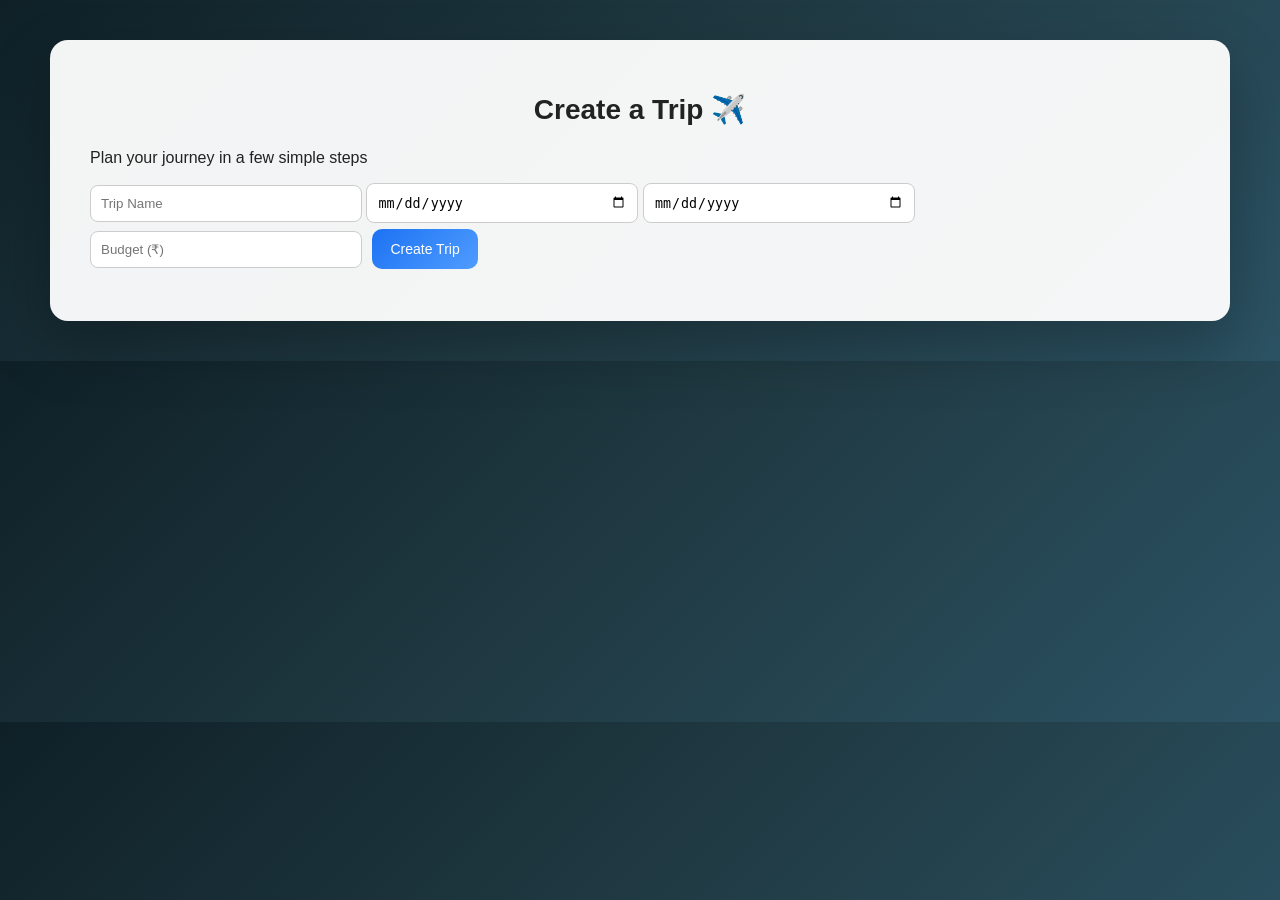
<file: frontend/index.html>
<!DOCTYPE html>
<html lang="en">
<head>
    <meta charset="UTF-8">
    <title>Create Trip | GlobeTrotter Lite</title>

    <!-- CSS -->
    <link rel="stylesheet" href="css/style.css">
</head>
<body>

    <div class="container">

        <h2>Create a Trip ✈️</h2>
        <p>Plan your journey in a few simple steps</p>

        <!-- Trip Creation Form -->
        <form id="tripForm">

            <input
                type="text"
                id="name"
                placeholder="Trip Name"
                required
            >

            <input
                type="date"
                id="start"
                required
            >

            <input
                type="date"
                id="end"
                required
            >

            <input
                type="number"
                id="budget"
                placeholder="Budget (₹)"
                required
            >

            <button type="submit">
                Create Trip
            </button>

        </form>

        <!-- Status message -->
        <p id="message"></p>

    </div>

    <!-- JavaScript -->
    <script src="js/app.js"></script>

</body>
</html>
</file>
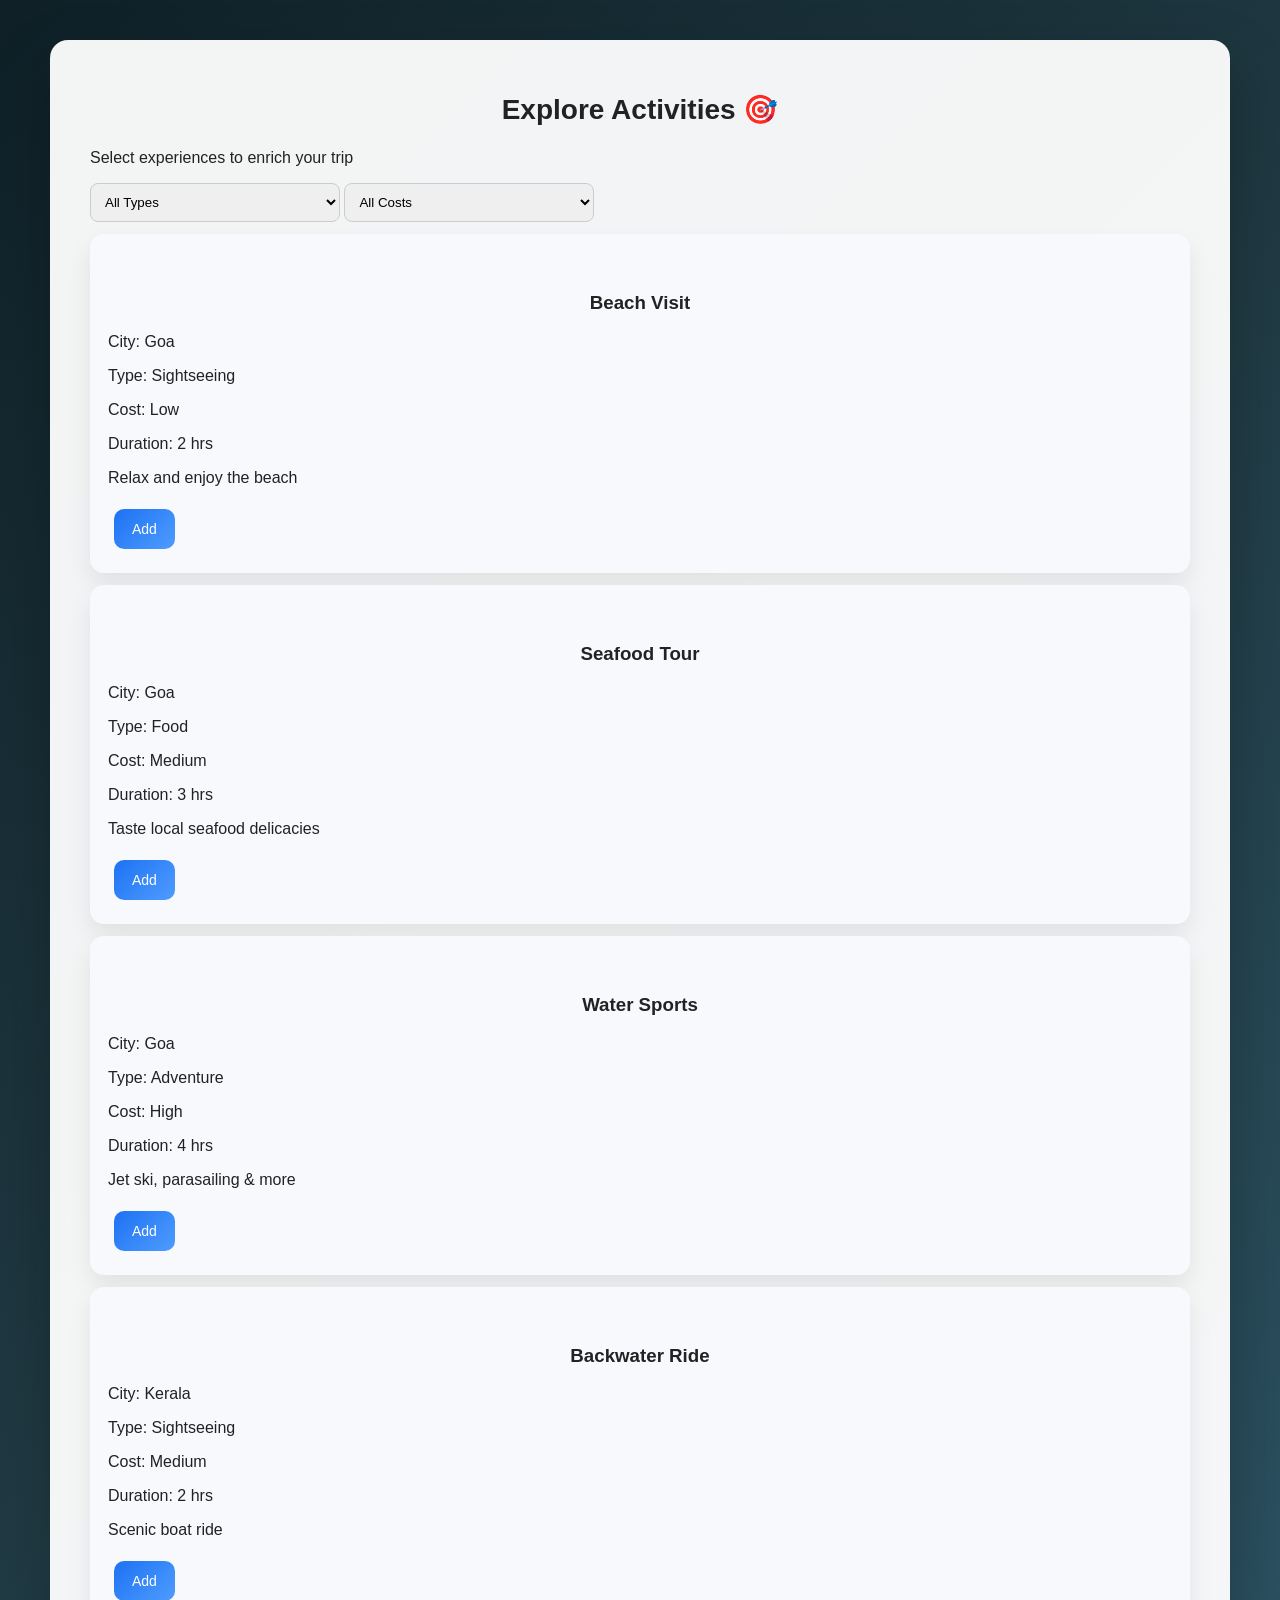
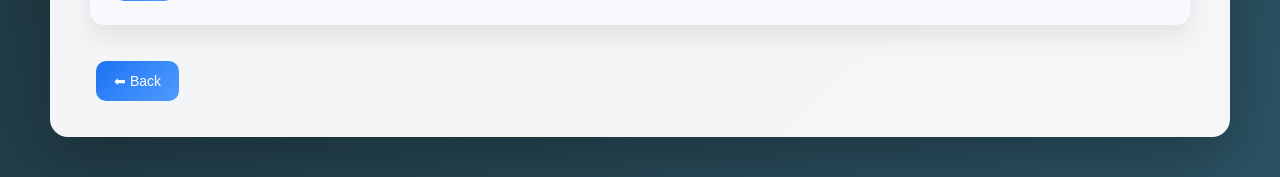
<file: frontend/activity_search.html>
<!DOCTYPE html>
<html lang="en">
<head>
    <meta charset="UTF-8">
    <title>Activity Search | GlobeTrotter Lite</title>
    <link rel="stylesheet" href="css/style.css">
</head>
<body>

<div class="container">

    <h2>Explore Activities 🎯</h2>
    <p>Select experiences to enrich your trip</p>

    <!-- Filters -->
    <select id="typeFilter" onchange="filterActivities()">
        <option value="">All Types</option>
        <option value="Sightseeing">Sightseeing</option>
        <option value="Food">Food</option>
        <option value="Adventure">Adventure</option>
    </select>

    <select id="costFilter" onchange="filterActivities()">
        <option value="">All Costs</option>
        <option value="Low">Low</option>
        <option value="Medium">Medium</option>
        <option value="High">High</option>
    </select>

    <div id="activityList"></div>

    <br>
    <button onclick="goBack()">⬅ Back</button>

</div>

<script src="js/activity.js"></script>
</body>
</html>
</file>
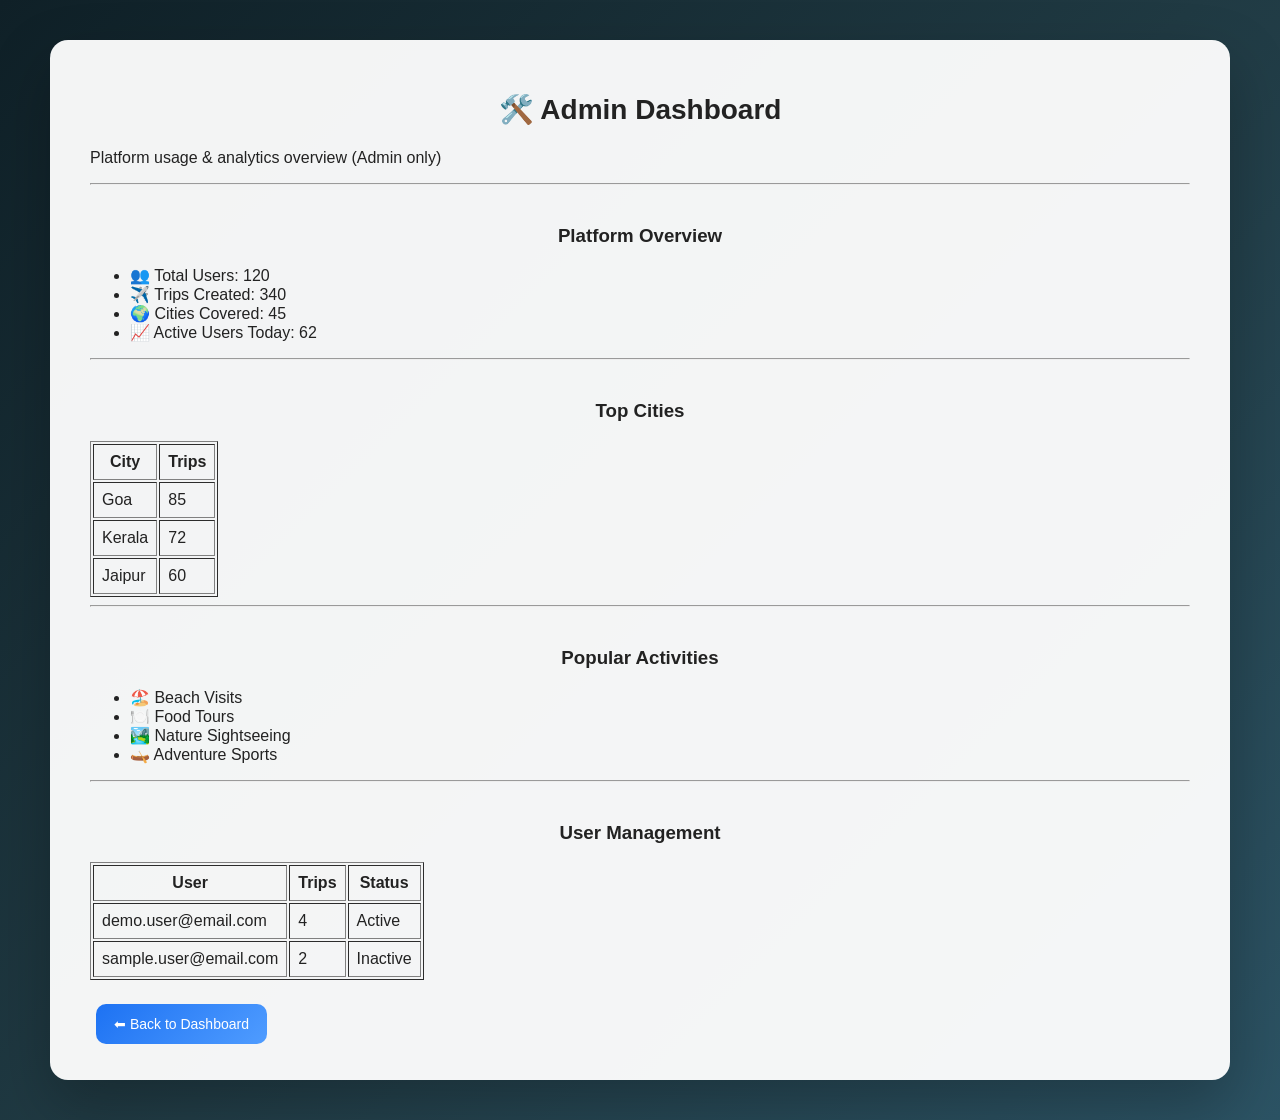
<file: frontend/admin.html>
<!DOCTYPE html>
<html lang="en">
<head>
    <meta charset="UTF-8">
    <title>Admin Dashboard | GlobeTrotter Lite</title>
    <link rel="stylesheet" href="css/style.css">
</head>
<body>

<div class="container">

    <h2>🛠️ Admin Dashboard</h2>
    <p>Platform usage & analytics overview (Admin only)</p>

    <hr>

    <!-- Platform Stats -->
    <h3>Platform Overview</h3>
    <ul>
        <li>👥 Total Users: 120</li>
        <li>✈️ Trips Created: 340</li>
        <li>🌍 Cities Covered: 45</li>
        <li>📈 Active Users Today: 62</li>
    </ul>

    <hr>

    <!-- Popular Cities -->
    <h3>Top Cities</h3>
    <table border="1" cellpadding="8">
        <tr>
            <th>City</th>
            <th>Trips</th>
        </tr>
        <tr>
            <td>Goa</td>
            <td>85</td>
        </tr>
        <tr>
            <td>Kerala</td>
            <td>72</td>
        </tr>
        <tr>
            <td>Jaipur</td>
            <td>60</td>
        </tr>
    </table>

    <hr>

    <!-- Popular Activities -->
    <h3>Popular Activities</h3>
    <ul>
        <li>🏖️ Beach Visits</li>
        <li>🍽️ Food Tours</li>
        <li>🏞️ Nature Sightseeing</li>
        <li>🛶 Adventure Sports</li>
    </ul>

    <hr>

    <!-- User Management (Conceptual) -->
    <h3>User Management</h3>
    <table border="1" cellpadding="8">
        <tr>
            <th>User</th>
            <th>Trips</th>
            <th>Status</th>
        </tr>
        <tr>
            <td>demo.user@email.com</td>
            <td>4</td>
            <td>Active</td>
        </tr>
        <tr>
            <td>sample.user@email.com</td>
            <td>2</td>
            <td>Inactive</td>
        </tr>
    </table>

    <br>

    <button onclick="goBack()">⬅ Back to Dashboard</button>

</div>

<script>
    function goBack() {
        window.location.href = "dashboard.html";
    }
</script>

</body>
</html>
</file>
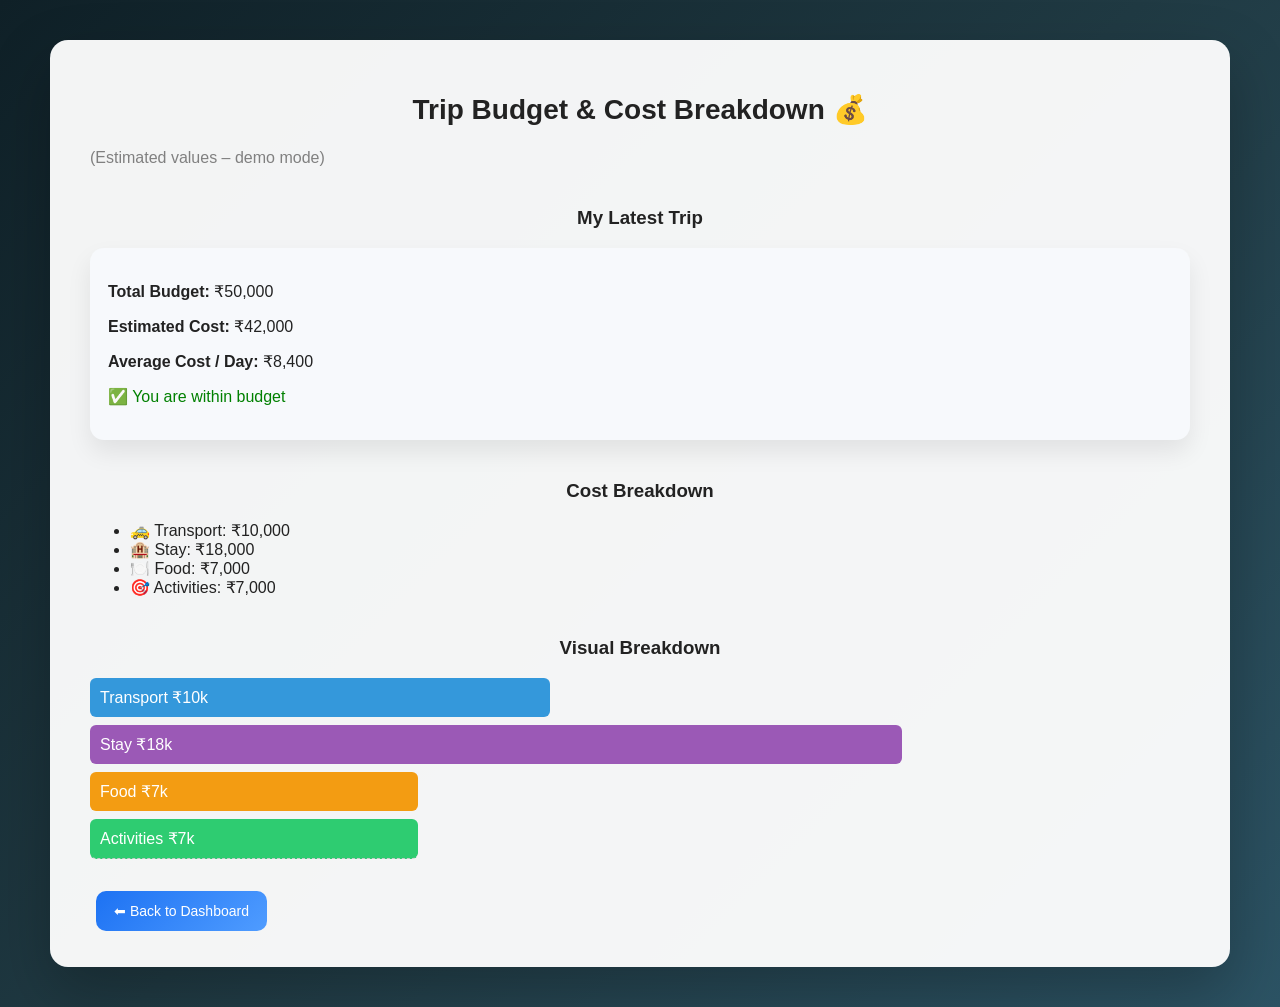
<file: frontend/budget.html>
<!DOCTYPE html>
<html lang="en">
<head>
    <meta charset="UTF-8">
    <title>Trip Budget | GlobeTrotter Lite</title>
    <link rel="stylesheet" href="css/style.css">
</head>
<body>

<div class="container">

    <h2>Trip Budget & Cost Breakdown 💰</h2>
    <p style="color: gray;">(Estimated values – demo mode)</p>

    <h3 id="tripName">My Latest Trip</h3>

    <!-- Summary -->
    <div class="card">
        <p><b>Total Budget:</b> ₹50,000</p>
        <p><b>Estimated Cost:</b> ₹42,000</p>
        <p><b>Average Cost / Day:</b> ₹8,400</p>
        <p id="alert"></p>
    </div>

    <!-- Breakdown -->
    <h3>Cost Breakdown</h3>
    <ul>
        <li>🚕 Transport: ₹10,000</li>
        <li>🏨 Stay: ₹18,000</li>
        <li>🍽️ Food: ₹7,000</li>
        <li>🎯 Activities: ₹7,000</li>
    </ul>

    <!-- Visual Bars -->
    <h3>Visual Breakdown</h3>
    <div class="bar transport">Transport ₹10k</div>
    <div class="bar stay">Stay ₹18k</div>
    <div class="bar food">Food ₹7k</div>
    <div class="bar activity">Activities ₹7k</div>

    <br>

    <button onclick="goBack()">⬅ Back to Dashboard</button>

</div>

<script>
    // Simple smart alert logic (AI-like)
    const totalBudget = 50000;
    const estimatedCost = 42000;

    const alertBox = document.getElementById("alert");

    if (estimatedCost > totalBudget) {
        alertBox.innerHTML = "⚠️ You are over budget!";
        alertBox.style.color = "red";
    } else {
        alertBox.innerHTML = "✅ You are within budget";
        alertBox.style.color = "green";
    }

    function goBack() {
        window.location.href = "dashboard.html";
    }
</script>

</body>
</html>
</file>
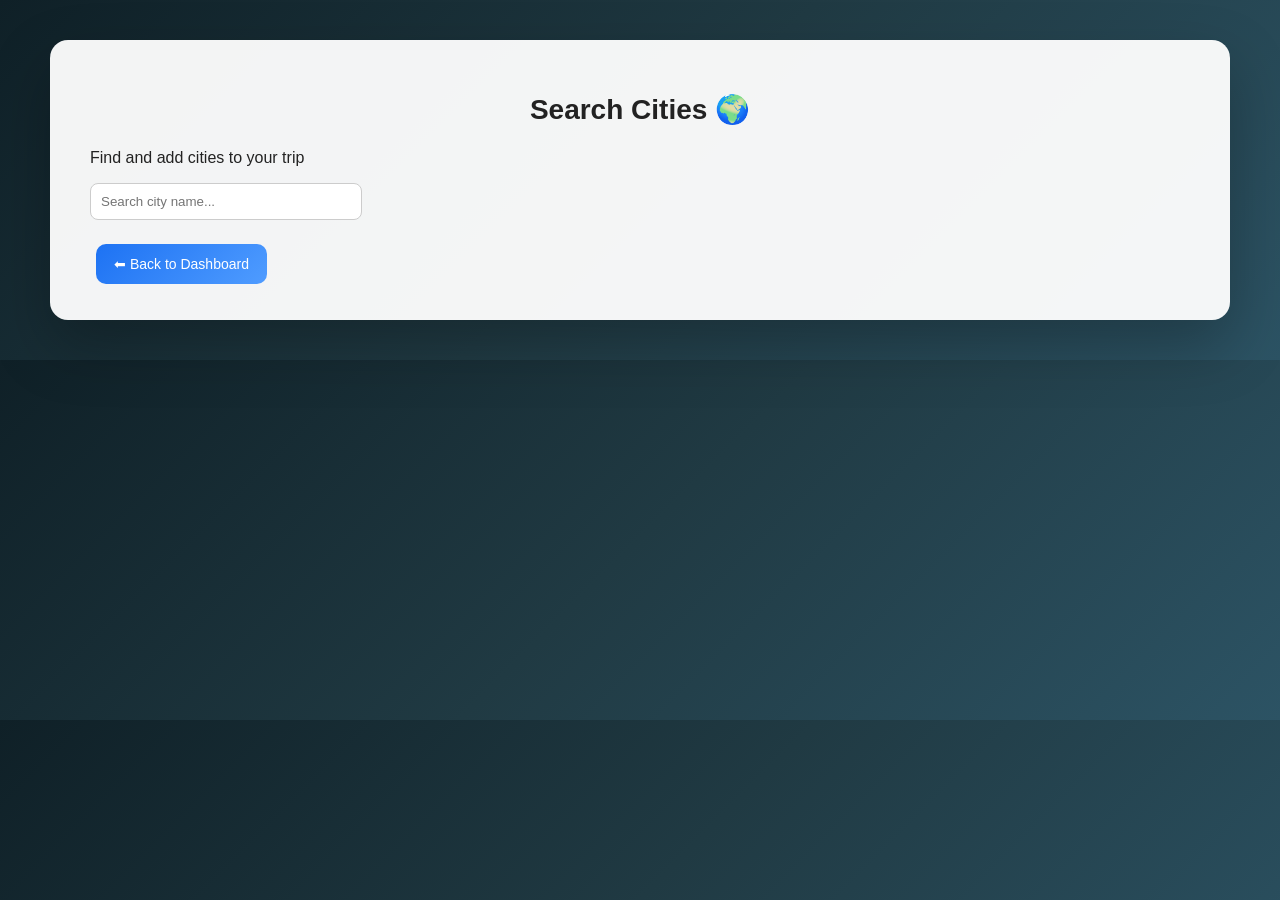
<file: frontend/city_search.html>
<!DOCTYPE html>
<html lang="en">
<head>
    <meta charset="UTF-8">
    <title>City Search | GlobeTrotter Lite</title>
    <link rel="stylesheet" href="css/style.css">
</head>
<body>

<div class="container">

    <h2>Search Cities 🌍</h2>
    <p>Find and add cities to your trip</p>

    <input
        type="text"
        id="searchInput"
        placeholder="Search city name..."
        onkeyup="searchCity()"
    >

    <div id="cityList"></div>

    <br>
    <button onclick="goBack()">⬅ Back to Dashboard</button>

</div>

<script src="js/city.js"></script>

</body>
</html>
</file>
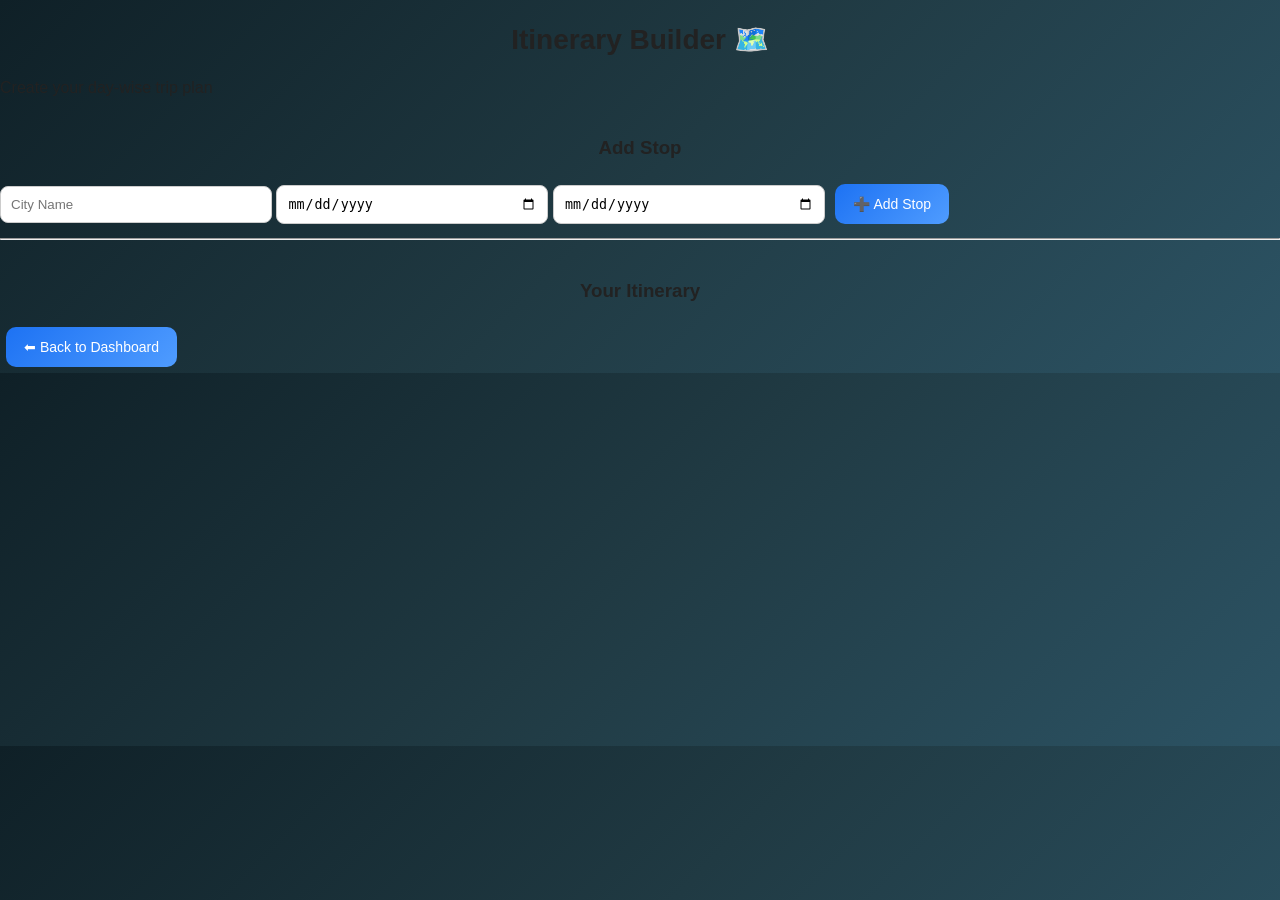
<file: frontend/itinerary.html>
<!DOCTYPE html>
<html>
<head>
    <title>Itinerary Builder | GlobeTrotter Lite</title>
    <link rel="stylesheet" href="css/style.css">
</head>
<body>

<h2>Itinerary Builder 🗺️</h2>
<p>Create your day-wise trip plan</p>

<!-- Add Stop -->
<h3>Add Stop</h3>
<input type="text" id="city" placeholder="City Name">
<input type="date" id="fromDate">
<input type="date" id="toDate">
<button onclick="addStop()">➕ Add Stop</button>

<hr>

<!-- Stops List -->
<h3>Your Itinerary</h3>
<div id="stops"></div>

<button onclick="goBack()">⬅ Back to Dashboard</button>

<script src="js/itinerary.js"></script>
</body>
</html>
</file>
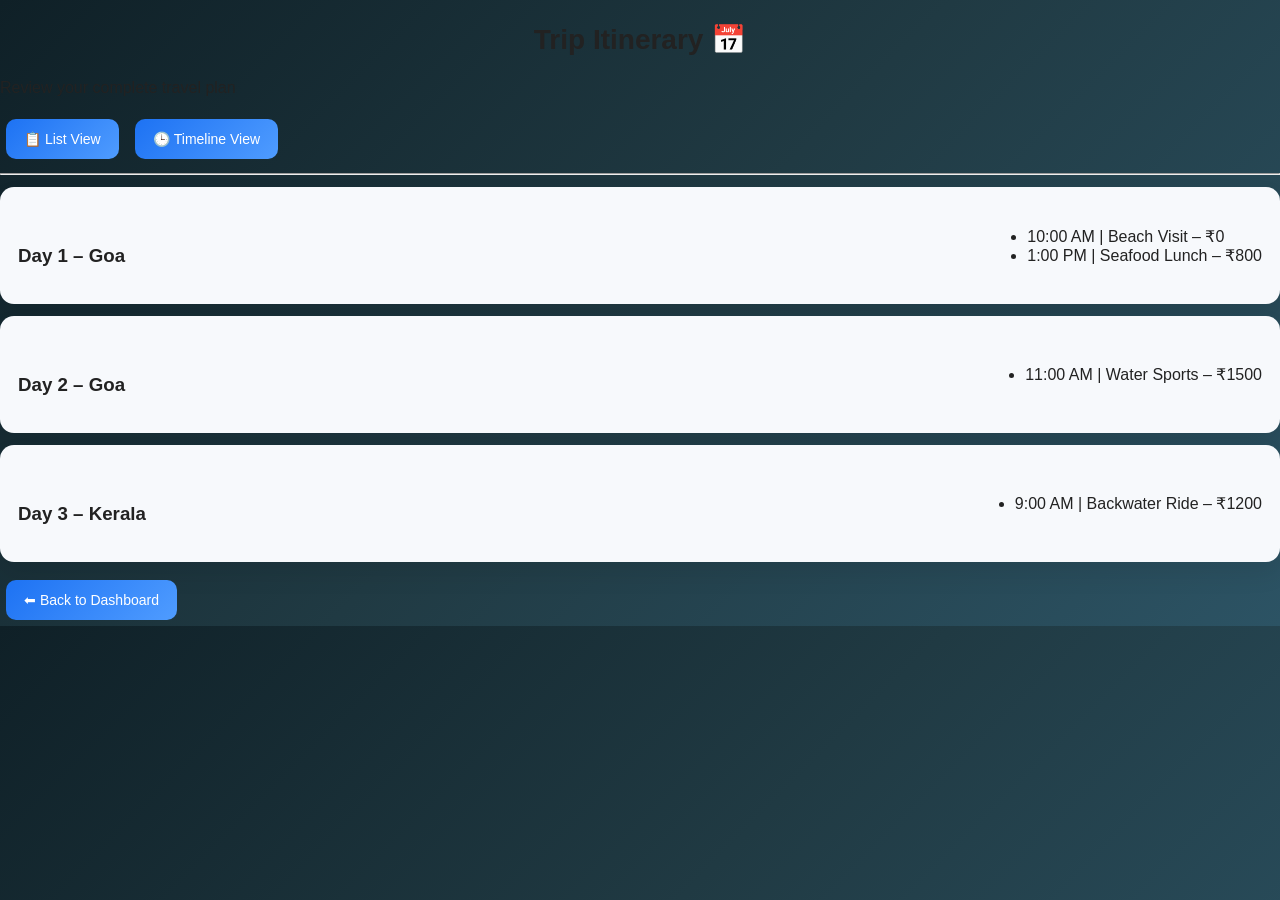
<file: frontend/itinerary_view.html>
<!DOCTYPE html>
<html>
<head>
    <title>Itinerary View | GlobeTrotter Lite</title>
    <link rel="stylesheet" href="css/style.css">
</head>
<body>

<h2>Trip Itinerary 📅</h2>
<p>Review your complete travel plan</p>

<!-- View Toggle -->
<button onclick="showList()">📋 List View</button>
<button onclick="showTimeline()">🕒 Timeline View</button>

<hr>

<div id="itinerary"></div>

<button onclick="goBack()">⬅ Back to Dashboard</button>

<script src="js/itinerary_view.js"></script>
</body>
</html>
</file>
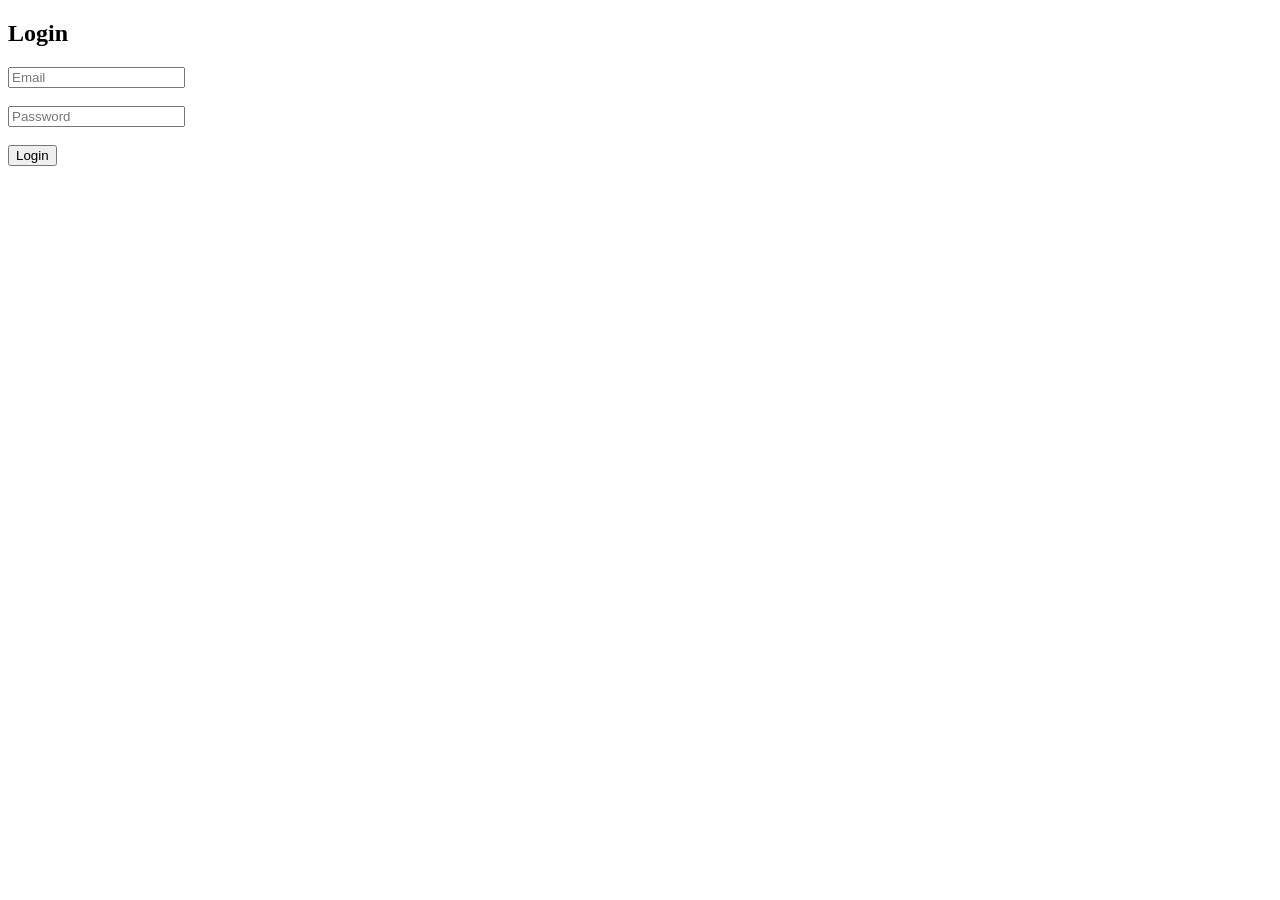
<file: frontend/login.html>
<!DOCTYPE html>
<html>
<head>
    <title>Login</title>
</head>
<body>

<h2>Login</h2>

<input type="email" id="email" placeholder="Email"><br><br>
<input type="password" id="password" placeholder="Password"><br><br>
<button onclick="login()">Login</button>

<p id="msg"></p>

<script>
async function login() {
    const res = await fetch("http://127.0.0.1:5000/login", {
        method: "POST",
        headers: {"Content-Type": "application/json"},
        body: JSON.stringify({
            email: email.value,
            password: password.value
        })
    });

    const data = await res.json();
    msg.innerText = data.message;

    if (res.ok) {
        window.location.href = "index.html";
    }
}
</script>

</body>
</html>
</file>
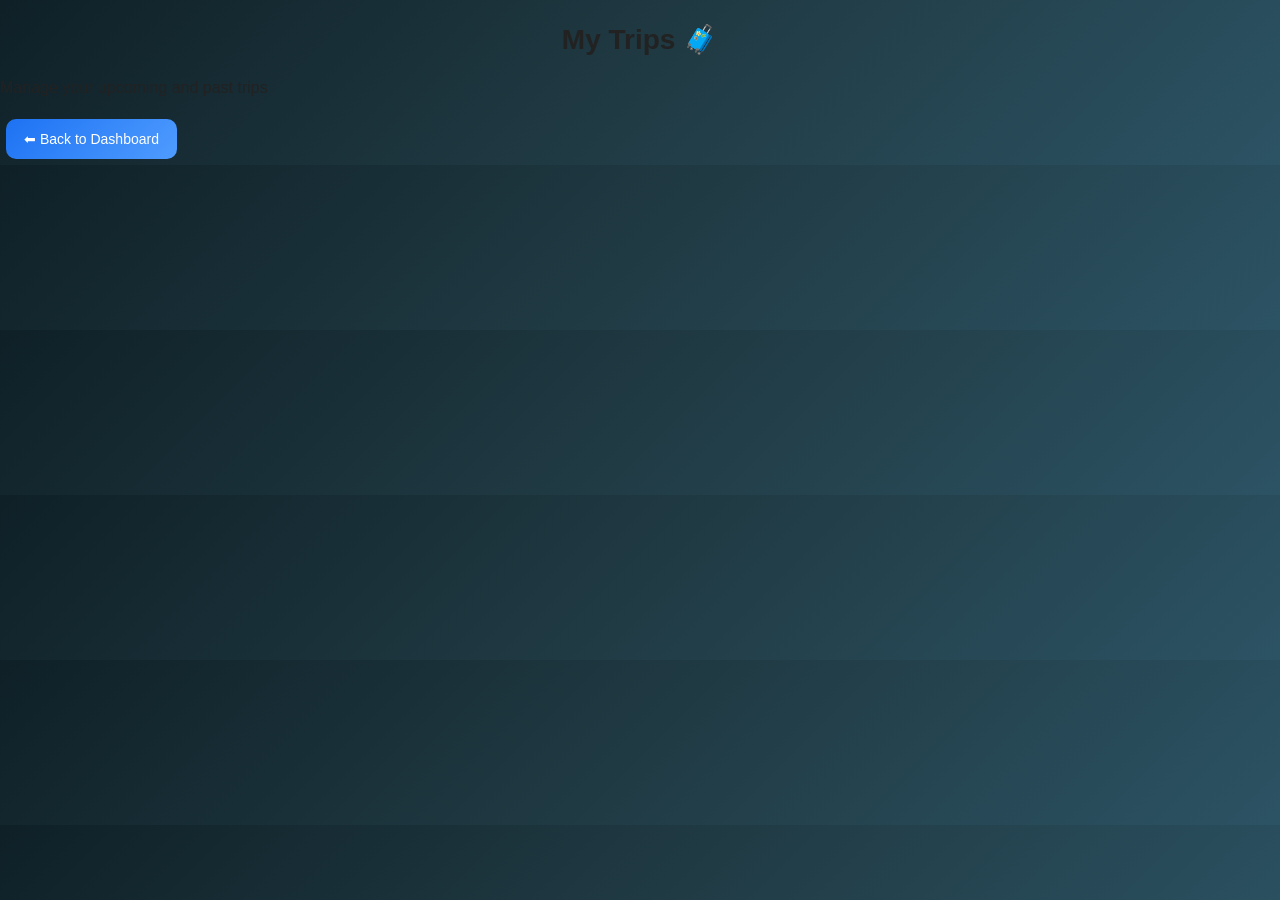
<file: frontend/mytrips.html>
<!DOCTYPE html>
<html>
<head>
    <title>My Trips | GlobeTrotter Lite</title>
    <link rel="stylesheet" href="css/style.css">
</head>
<body>

<h2>My Trips 🧳</h2>
<p>Manage your upcoming and past trips</p>

<div id="tripContainer"></div>

<button onclick="goToDashboard()">⬅ Back to Dashboard</button>

<script src="js/mytrips.js"></script>
</body>
</html>
</file>
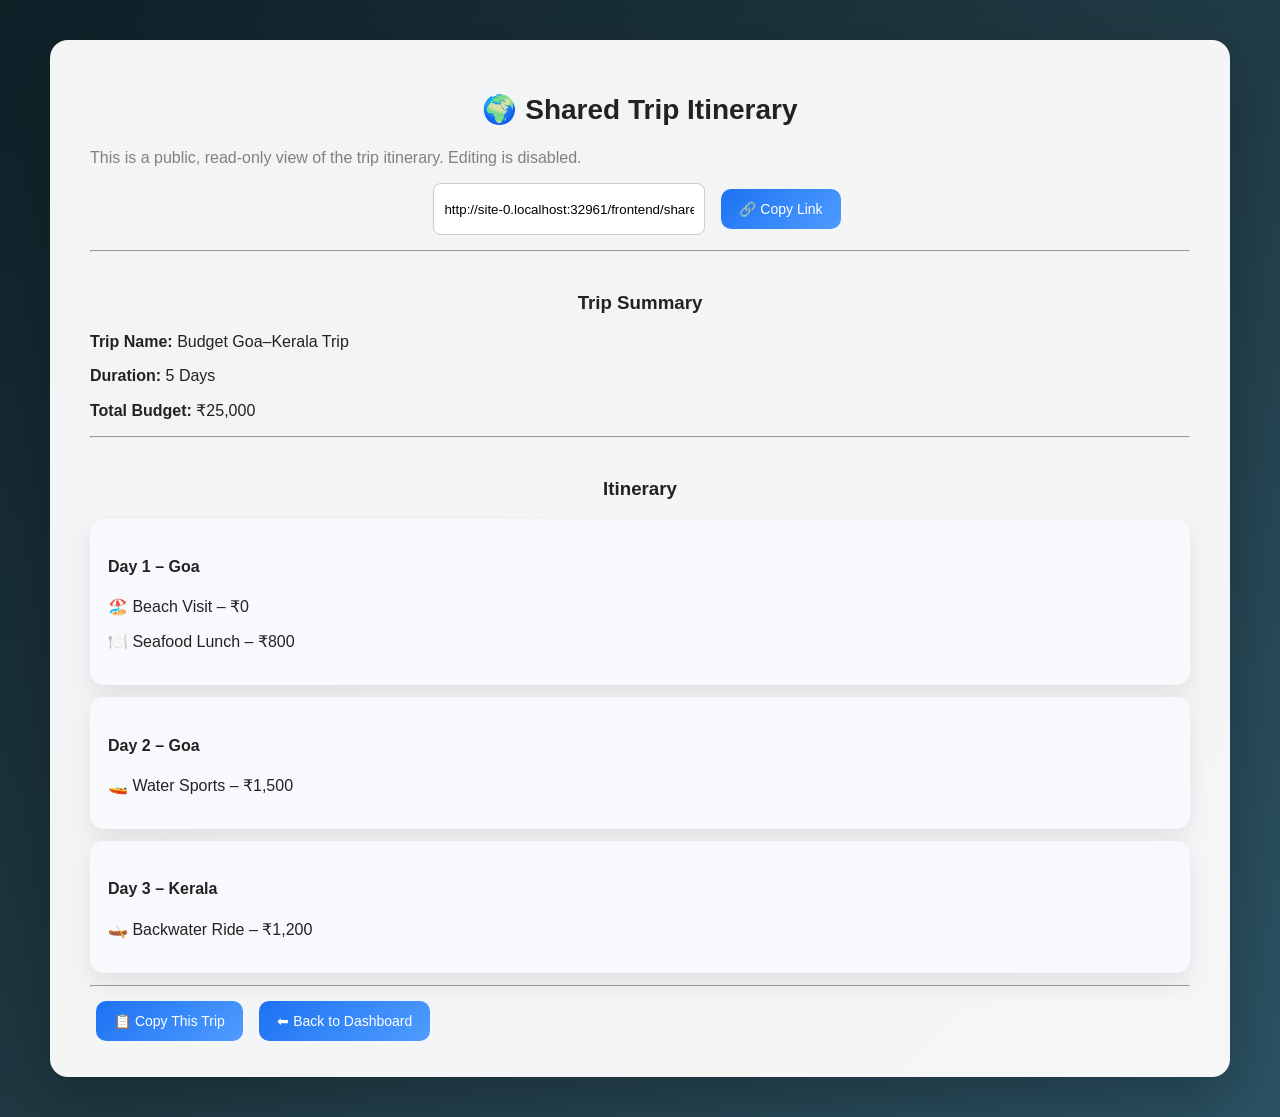
<file: frontend/shared_itinerary.html>
<!DOCTYPE html>
<html lang="en">
<head>
    <meta charset="UTF-8">
    <title>Shared Trip | GlobeTrotter Lite</title>
    <link rel="stylesheet" href="css/style.css">
</head>
<body>

<div class="container">

    <h2>🌍 Shared Trip Itinerary</h2>
    <p style="color: gray;">
        This is a public, read-only view of the trip itinerary.
        Editing is disabled.
    </p>

    <!-- Shareable URL -->
    <div class="share-box">
        <input type="text" id="shareLink" readonly>
        <button onclick="copyLink()">🔗 Copy Link</button>
    </div>

    <hr>

    <!-- Trip Summary -->
    <h3>Trip Summary</h3>
    <p><b>Trip Name:</b> Budget Goa–Kerala Trip</p>
    <p><b>Duration:</b> 5 Days</p>
    <p><b>Total Budget:</b> ₹25,000</p>

    <hr>

    <!-- Itinerary View -->
    <h3>Itinerary</h3>

    <div class="day-card">
        <h4>Day 1 – Goa</h4>
        <p>🏖️ Beach Visit – ₹0</p>
        <p>🍽️ Seafood Lunch – ₹800</p>
    </div>

    <div class="day-card">
        <h4>Day 2 – Goa</h4>
        <p>🚤 Water Sports – ₹1,500</p>
    </div>

    <div class="day-card">
        <h4>Day 3 – Kerala</h4>
        <p>🛶 Backwater Ride – ₹1,200</p>
    </div>

    <hr>

    <!-- Actions -->
    <button onclick="copyTrip()">📋 Copy This Trip</button>
    <button onclick="goBack()">⬅ Back to Dashboard</button>

</div>

<script>
    // Generate shareable URL (demo)
    const shareInput = document.getElementById("shareLink");
    shareInput.value = window.location.href;

    function copyLink() {
        shareInput.select();
        document.execCommand("copy");
        alert("🔗 Public link copied!");
    }

    function copyTrip() {
        alert("📋 Trip copied! You can now edit it in your dashboard.");
    }

    function goBack() {
        window.location.href = "dashboard.html";
    }
</script>

</body>
</html>
</file>
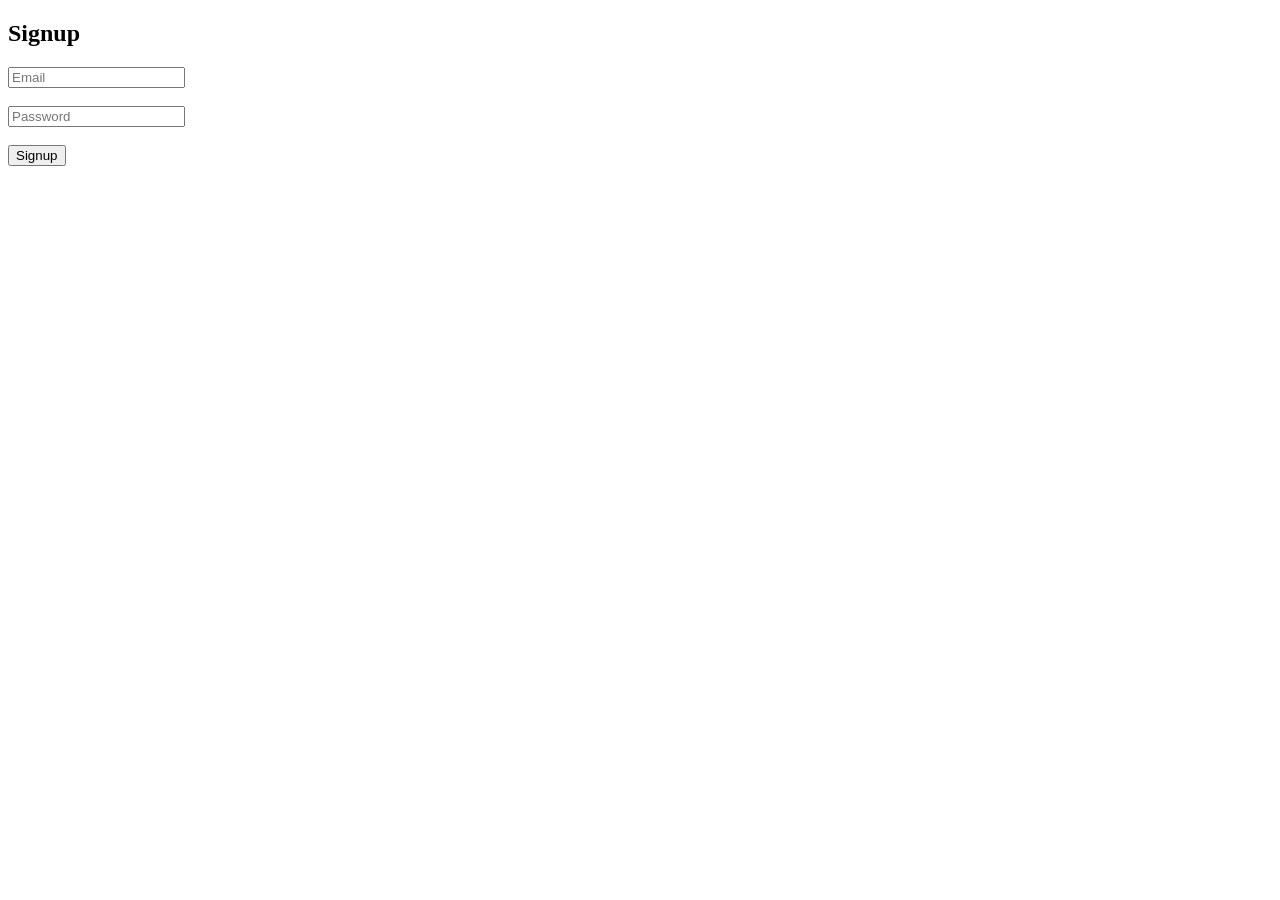
<file: frontend/signup.html>
<!DOCTYPE html>
<html>
<head>
    <title>Signup</title>
</head>
<body>

<h2>Signup</h2>

<input type="email" id="email" placeholder="Email"><br><br>
<input type="password" id="password" placeholder="Password"><br><br>
<button onclick="signup()">Signup</button>

<p id="msg"></p>

<script>
async function signup() {
    const res = await fetch("http://127.0.0.1:5000/signup", {
        method: "POST",
        headers: {"Content-Type": "application/json"},
        body: JSON.stringify({
            email: email.value,
            password: password.value
        })
    });

    const data = await res.json();
    msg.innerText = data.message;

    if (res.ok) {
        window.location.href = "login.html";
    }
}
</script>

</body>
</html>
</file>
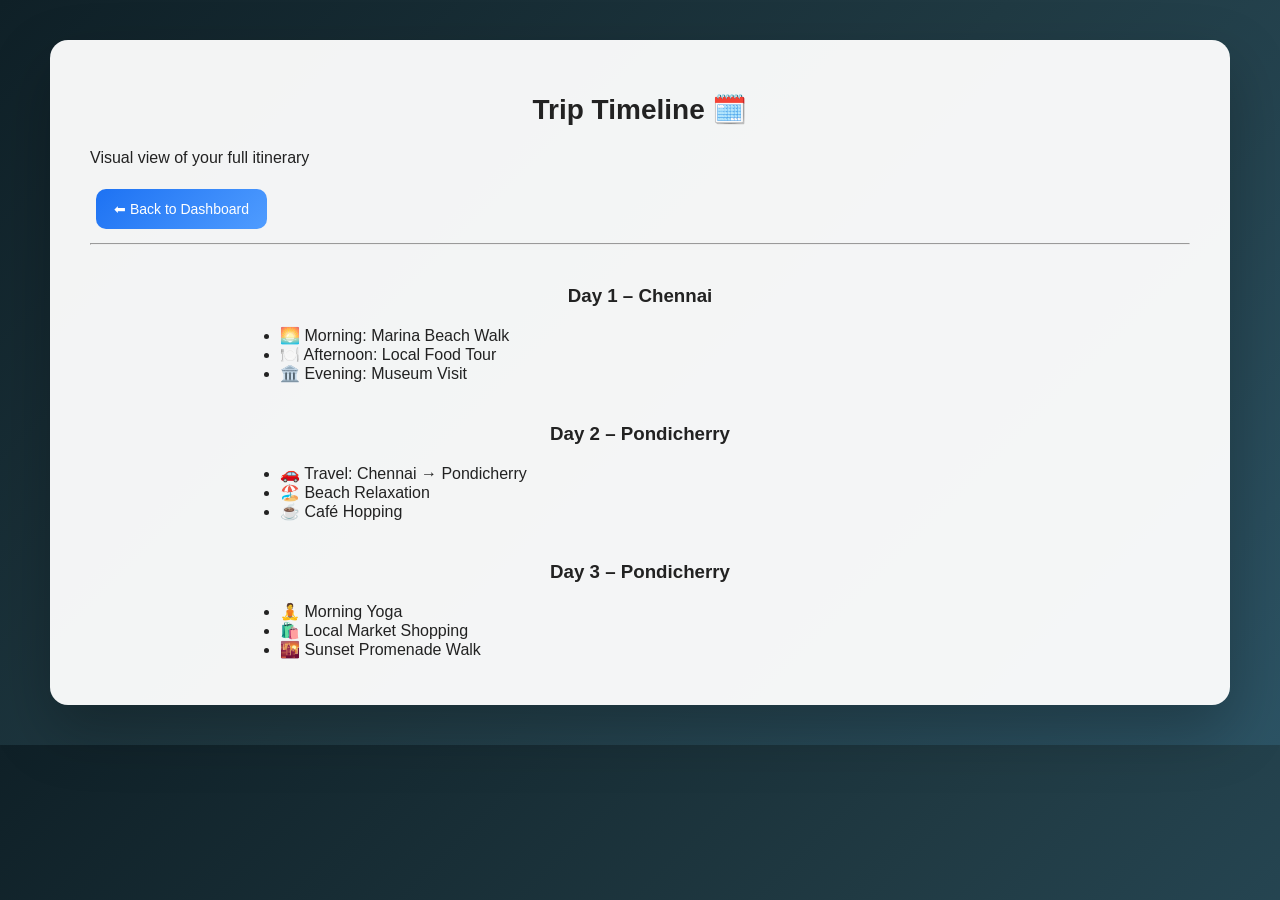
<file: frontend/timeline.html>
<!DOCTYPE html>
<html lang="en">
<head>
    <meta charset="UTF-8">
    <title>Trip Timeline | GlobeTrotter Lite</title>
    <link rel="stylesheet" href="css/style.css">
</head>
<body>

<div class="container">

    <h2>Trip Timeline 🗓️</h2>
    <p>Visual view of your full itinerary</p>

    <button onclick="goBack()">⬅ Back to Dashboard</button>

    <hr>

    <!-- Timeline -->
    <div class="timeline">

        <div class="day">
            <h3>Day 1 – Chennai</h3>
            <ul>
                <li>🌅 Morning: Marina Beach Walk</li>
                <li>🍽️ Afternoon: Local Food Tour</li>
                <li>🏛️ Evening: Museum Visit</li>
            </ul>
        </div>

        <div class="day">
            <h3>Day 2 – Pondicherry</h3>
            <ul>
                <li>🚗 Travel: Chennai → Pondicherry</li>
                <li>🏖️ Beach Relaxation</li>
                <li>☕ Café Hopping</li>
            </ul>
        </div>

        <div class="day">
            <h3>Day 3 – Pondicherry</h3>
            <ul>
                <li>🧘 Morning Yoga</li>
                <li>🛍️ Local Market Shopping</li>
                <li>🌇 Sunset Promenade Walk</li>
            </ul>
        </div>

    </div>

</div>

<script>
    function goBack() {
        window.location.href = "dashboard.html";
    }
</script>

</body>
</html>
</file>
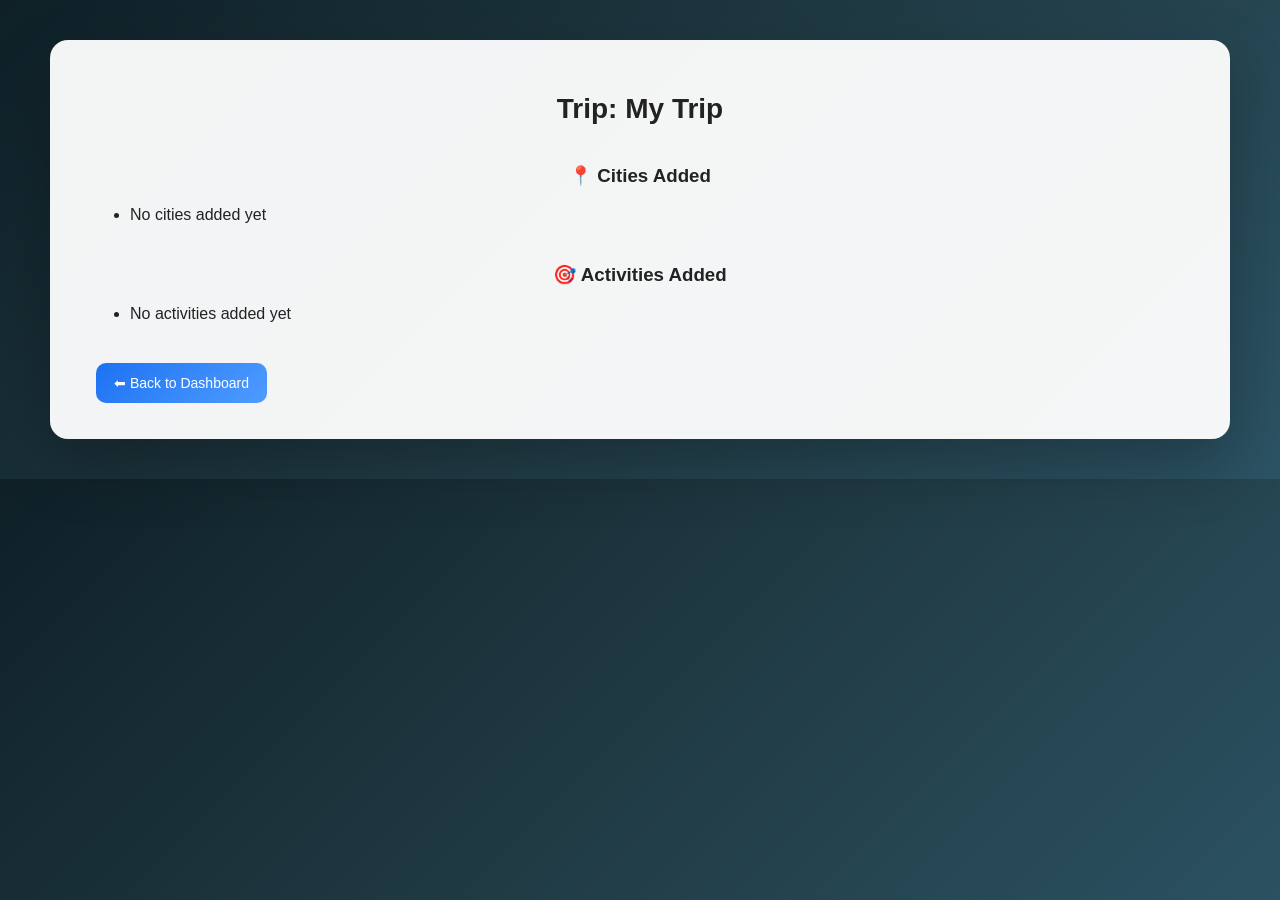
<file: frontend/trip_summary.html>
<!DOCTYPE html>
<html lang="en">
<head>
    <meta charset="UTF-8">
    <title>My Trip Summary | GlobeTrotter Lite</title>
    <link rel="stylesheet" href="css/style.css">
</head>
<body>

<div class="container">

    <h2 id="tripTitle"></h2>

    <h3>📍 Cities Added</h3>
    <ul id="cityList"></ul>

    <h3>🎯 Activities Added</h3>
    <ul id="activityList"></ul>

    <br>
    <button onclick="goDashboard()">⬅ Back to Dashboard</button>

</div>

<script>
    // Trip name
    const tripName = localStorage.getItem("tripName");
    document.getElementById("tripTitle").innerText =
        "Trip: " + (tripName || "My Trip");

    // Cities
    const cities = JSON.parse(localStorage.getItem("tripCities")) || [];
    const cityList = document.getElementById("cityList");

    if (cities.length === 0) {
        cityList.innerHTML = "<li>No cities added yet</li>";
    } else {
        cities.forEach(city => {
            const li = document.createElement("li");
            li.innerText = city;
            cityList.appendChild(li);
        });
    }

    // Activities
    const activities = JSON.parse(localStorage.getItem("tripActivities")) || [];
    const activityList = document.getElementById("activityList");

    if (activities.length === 0) {
        activityList.innerHTML = "<li>No activities added yet</li>";
    } else {
        activities.forEach(act => {
            const li = document.createElement("li");
            li.innerText = act;
            activityList.appendChild(li);
        });
    }

    function goDashboard() {
        window.location.href = "dashboard.html";
    }
</script>

</body>
</html>
</file>
<file: frontend/css/style.css>
/* =========================
   GLOBAL
========================= */
body {
    font-family: "Segoe UI", Arial, sans-serif;
    background: linear-gradient(135deg, #0f2027, #203a43, #2c5364);
    margin: 0;
    padding: 0;
    color: #222;
}

/* =========================
   MAIN CONTAINER
========================= */
.container {
    max-width: 1100px;
    margin: 40px auto;
    padding: 30px 40px;
    background: rgba(255, 255, 255, 0.95);
    border-radius: 18px;
    box-shadow: 0 25px 60px rgba(0,0,0,0.25);
}

/* =========================
   HEADINGS
========================= */
h2 {
    text-align: center;
    font-size: 28px;
}

h3 {
    margin-top: 40px;
    text-align: center;
}

/* =========================
   INPUTS
========================= */
input, select {
    padding: 10px;
    width: 250px;
    border-radius: 8px;
    border: 1px solid #ccc;
    outline: none;
}

/* =========================
   BUTTONS
========================= */
button {
    padding: 12px 18px;
    background: linear-gradient(135deg, #1d72f3, #4f9cff);
    color: white;
    border: none;
    border-radius: 10px;
    cursor: pointer;
    font-size: 14px;
    margin: 6px;
    transition: transform 0.2s ease, box-shadow 0.2s ease;
}

button:hover {
    transform: translateY(-3px);
    box-shadow: 0 10px 25px rgba(29, 114, 243, 0.45);
}

/* =========================
   TOP BAR
========================= */
.top-bar {
    display: flex;
    justify-content: space-between;
    align-items: center;
    padding: 12px 20px;
    background: rgba(255,255,255,0.85);
    backdrop-filter: blur(10px);
    border-radius: 12px;
    margin-bottom: 20px;
}

/* =========================
   PROFILE
========================= */
.profile-area {
    display: flex;
    align-items: center;
    cursor: pointer;
    gap: 10px;
}

.profile-pic {
    width: 42px;
    height: 42px;
    border-radius: 50%;
    border: 2px solid #1d72f3;
}

/* =========================
   CARDS
========================= */
.card,
.trip-card,
.day-card {
    background: #f7f9fc;
    padding: 18px;
    border-radius: 14px;
    margin: 12px 0;
    box-shadow: 0 12px 25px rgba(0,0,0,0.08);
}

/* =========================
   RECENT TRIPS
========================= */
.trip-card {
    display: flex;
    justify-content: space-between;
    align-items: center;
}

/* =========================
   TIMELINE
========================= */
.timeline {
    max-width: 800px;
    margin: auto;
}

.timeline-block {
    border-left: 4px solid #1d72f3;
    padding: 15px 20px;
    margin: 20px 0;
    background: #f4f8ff;
    border-radius: 8px;
}

/* =========================
   ACTIVITIES
========================= */
.activity {
    display: flex;
    justify-content: space-between;
    padding: 8px 0;
    border-bottom: 1px dashed #ccc;
}

.activity:last-child {
    border-bottom: none;
}

/* =========================
   BUDGET BARS
========================= */
.bar {
    padding: 10px;
    margin: 8px 0;
    color: white;
    border-radius: 6px;
    font-weight: 500;
}

.transport { width: 40%; background: #3498db; }
.stay { width: 72%; background: #9b59b6; }
.food { width: 28%; background: #f39c12; }
.activity { width: 28%; background: #2ecc71; }

/* =========================
   SHARE BOX
========================= */
.share-box {
    display: flex;
    gap: 10px;
    justify-content: center;
    margin: 15px 0;
}
</file>
